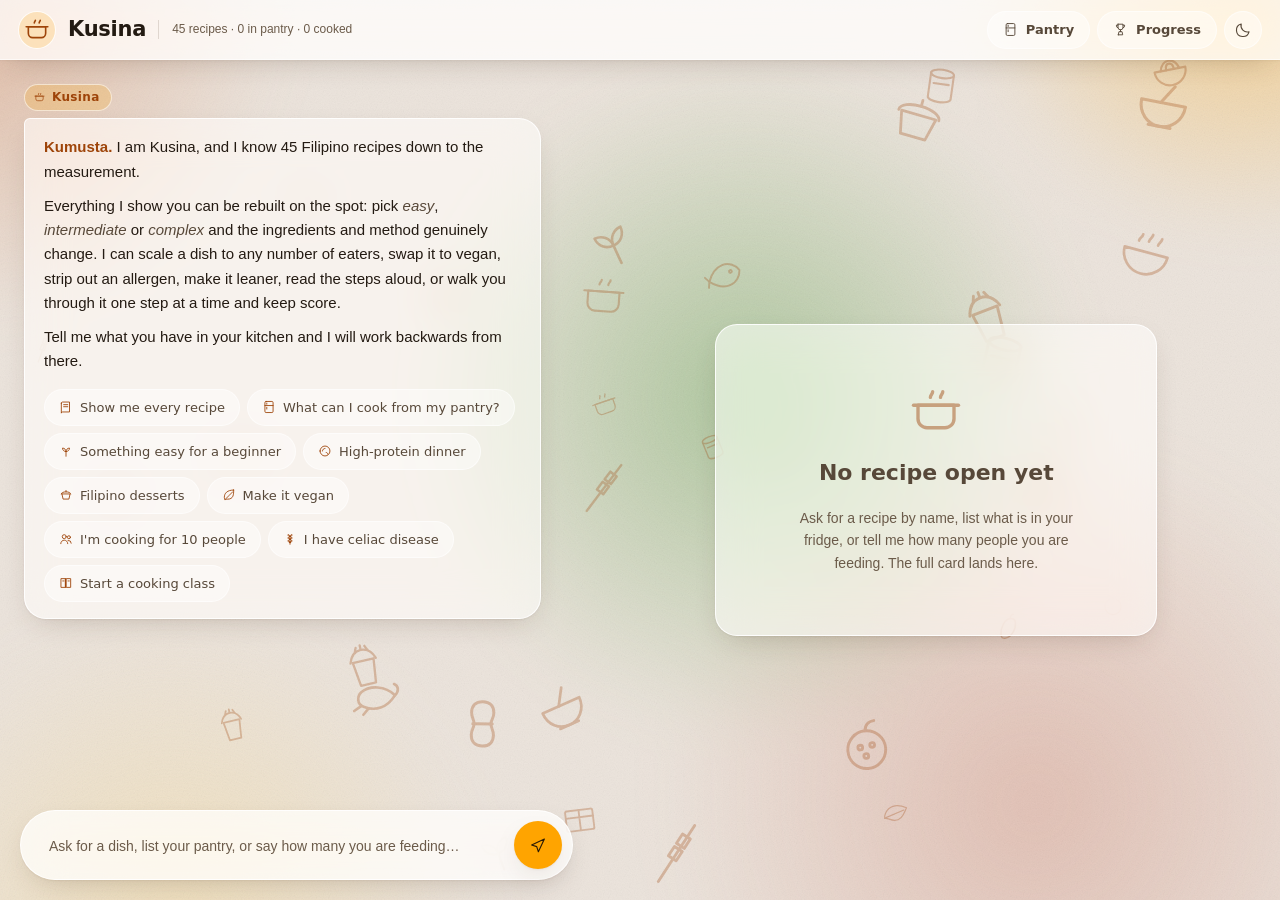
<file: open-locally.html>
<!doctype html>
<html lang="en">
<head>
<meta charset="utf-8">
<meta name="viewport" content="width=device-width, initial-scale=1">
<title>Kusina — Filipino Recipe Companion</title>
<meta name="description" content="A Filipino recipe chatbot with three difficulty levels, pantry matching, scaling, and a cooking class.">
</head>
<body>
<title>Kusina — Filipino Recipe Companion</title>
<link rel="stylesheet" href="styles.css">

<div class="field" id="field" aria-hidden="true"></div>

<div class="app">
  <header class="topbar">
    <div class="brand">
      <span class="brand__mark">
        <svg width="26" height="26" viewBox="0 0 24 24" fill="none" stroke="currentColor" stroke-width="1.5"
             stroke-linecap="round" stroke-linejoin="round" aria-hidden="true">
          <path d="M4 9h16v6a4 4 0 0 1-4 4H8a4 4 0 0 1-4-4V9z"/>
          <path d="M2 9h20"/>
          <path d="M9.5 5.5c0-1.2 1-1.4 1-2.5M14 5.5c0-1.2 1-1.4 1-2.5"/>
        </svg>
      </span>
      <span class="brand__name">Kusina</span>
      <span class="brand__tag" id="status">loading…</span>
    </div>

    <div class="topbar__actions">
      <button class="navbtn panel-close" type="button" id="recipeNav" hidden>
        <svg width="15" height="15" viewBox="0 0 24 24" fill="none" stroke="currentColor" stroke-width="1.5"
             stroke-linecap="round" stroke-linejoin="round" aria-hidden="true">
          <path d="M4 5.5a2 2 0 0 1 2-2h12v17H6a2 2 0 0 0-2 2v-17z"/><path d="M8 8h7M8 11.5h7"/>
        </svg>
        <span class="navbtn__label">Recipe</span>
      </button>

      <button class="navbtn" type="button" id="openPantry">
        <svg width="15" height="15" viewBox="0 0 24 24" fill="none" stroke="currentColor" stroke-width="1.5"
             stroke-linecap="round" stroke-linejoin="round" aria-hidden="true">
          <rect x="5" y="2.5" width="14" height="19" rx="2"/><path d="M5 9.5h14"/>
          <path d="M8.2 5.2v2M8.2 12.5v3"/>
        </svg>
        <span class="navbtn__label">Pantry</span>
        <span class="navbtn__count" id="pantryCount" hidden>0</span>
      </button>

      <button class="navbtn" type="button" id="openProgress">
        <svg width="15" height="15" viewBox="0 0 24 24" fill="none" stroke="currentColor" stroke-width="1.5"
             stroke-linecap="round" stroke-linejoin="round" aria-hidden="true">
          <path d="M8 3.5h8v5a4 4 0 0 1-8 0v-5z"/>
          <path d="M8 5H5.5v1.5A3 3 0 0 0 8 9.4M16 5h2.5v1.5A3 3 0 0 1 16 9.4"/>
          <path d="M12 12.5v3M8.5 20.5h7l-1-5h-5l-1 5z"/>
        </svg>
        <span class="navbtn__label">Progress</span>
        <span class="navbtn__count" id="progCount" hidden>0</span>
      </button>

      <button class="iconbtn" type="button" id="themeBtn" aria-label="Switch between light and dark"></button>
    </div>
  </header>

  <div class="main">
    <section class="chat" aria-label="Conversation">
      <div class="log" id="log" role="log" aria-live="polite" aria-atomic="false"></div>

      <form class="composer" id="composer">
        <textarea id="input" rows="1" autocomplete="off" aria-label="Message Kusina"
          placeholder="Ask for a dish, list your pantry, or say how many you are feeding…"></textarea>
        <button class="sendbtn" type="submit" aria-label="Send">
          <svg width="18" height="18" viewBox="0 0 24 24" fill="none" stroke="currentColor" stroke-width="1.5"
               stroke-linecap="round" stroke-linejoin="round" aria-hidden="true">
            <path d="M3.5 12l17-8-8 17-2.2-6.8L3.5 12z"/>
          </svg>
        </button>
      </form>
    </section>

    <aside class="panel" id="panel" aria-label="Recipe card"></aside>
  </div>
</div>

<!-- ============================ pantry ============================ -->
<div class="sheet" id="pantrySheet" hidden>
  <div class="sheet__card" role="dialog" aria-modal="true" aria-labelledby="pantryHeading">
    <div class="sheet__head">
      <svg width="20" height="20" viewBox="0 0 24 24" fill="none" stroke="currentColor" stroke-width="1.5"
           stroke-linecap="round" stroke-linejoin="round" aria-hidden="true">
        <rect x="5" y="2.5" width="14" height="19" rx="2"/><path d="M5 9.5h14"/>
        <path d="M8.2 5.2v2M8.2 12.5v3"/>
      </svg>
      <h2 id="pantryHeading">What is in your kitchen</h2>
      <button class="iconbtn" type="button" data-close="pantry" aria-label="Close">
        <svg width="18" height="18" viewBox="0 0 24 24" fill="none" stroke="currentColor" stroke-width="1.5"
             stroke-linecap="round" stroke-linejoin="round" aria-hidden="true"><path d="M6 6l12 12M18 6L6 18"/></svg>
      </button>
    </div>

    <div class="sheet__body">
      <p>List everything you have — one item per line, or separated by commas. I will rank all of them by how much of each one you can already cover, and name what is missing.</p>
      <p class="hint">Tagalog works: <em>toyo, bawang, baboy, gata, kamatis, suka, luya, sitaw</em>.</p>
      <textarea id="pantryText" spellcheck="false" aria-label="Pantry items, one per line"
        placeholder="chicken thighs&#10;soy sauce&#10;white vinegar&#10;garlic&#10;bay leaves&#10;peppercorns&#10;rice"></textarea>
      <div class="pantry-tags" id="pantryTags"></div>
    </div>

    <div class="sheet__foot">
      <button class="btn" type="button" data-close="pantry">Cancel</button>
      <button class="btn btn--primary" type="button" id="savePantry">Find my recipes</button>
    </div>
  </div>
</div>

<!-- =========================== progress =========================== -->
<div class="sheet" id="progressSheet" hidden>
  <div class="sheet__card" role="dialog" aria-modal="true" aria-labelledby="progHeading">
    <div class="sheet__head">
      <svg width="20" height="20" viewBox="0 0 24 24" fill="none" stroke="currentColor" stroke-width="1.5"
           stroke-linecap="round" stroke-linejoin="round" aria-hidden="true">
        <path d="M8 3.5h8v5a4 4 0 0 1-8 0v-5z"/>
        <path d="M8 5H5.5v1.5A3 3 0 0 0 8 9.4M16 5h2.5v1.5A3 3 0 0 1 16 9.4"/>
        <path d="M12 12.5v3M8.5 20.5h7l-1-5h-5l-1 5z"/>
      </svg>
      <h2 id="progHeading">Your cooking log</h2>
      <button class="iconbtn" type="button" data-close="progress" aria-label="Close">
        <svg width="18" height="18" viewBox="0 0 24 24" fill="none" stroke="currentColor" stroke-width="1.5"
             stroke-linecap="round" stroke-linejoin="round" aria-hidden="true"><path d="M6 6l12 12M18 6L6 18"/></svg>
      </button>
    </div>

    <div class="sheet__body" id="progBody"></div>

    <div class="sheet__foot">
      <button class="btn" type="button" id="clearProgress">Clear log</button>
      <button class="btn btn--primary" type="button" data-close="progress">Done</button>
    </div>
  </div>
</div>

<!-- ========================= cooking class ======================== -->
<div class="sheet" id="classSheet" hidden>
  <div class="sheet__card" role="dialog" aria-modal="true" aria-labelledby="classTitle">
    <div class="sheet__head">
      <svg width="20" height="20" viewBox="0 0 24 24" fill="none" stroke="currentColor" stroke-width="1.5"
           stroke-linecap="round" stroke-linejoin="round" aria-hidden="true">
        <path d="M4 4.5h7v15H4z"/><path d="M13 4.5h7v15h-7z"/><path d="M11 4.5v15"/>
        <path d="M6.4 8.5h2.2M15.4 8.5h2.2"/>
      </svg>
      <h2 id="classTitle">Cooking class</h2>
      <button class="iconbtn" type="button" data-close="class" aria-label="Close class">
        <svg width="18" height="18" viewBox="0 0 24 24" fill="none" stroke="currentColor" stroke-width="1.5"
             stroke-linecap="round" stroke-linejoin="round" aria-hidden="true"><path d="M6 6l12 12M18 6L6 18"/></svg>
      </button>
    </div>

    <div class="class__bar" id="classBar"></div>
    <div class="class__step" id="classStep"></div>
    <div class="class__foot" id="classFoot"></div>
  </div>
</div>

<script src="icons.js"></script>
<script src="recipes.js"></script>
<script src="app.js"></script>

</body>
</html>
</file>
<file: styles.css>
/* ==================================================================
   KUSINA — frosted kitchen glass

   Glassmorphism grounded in the subject: the backdrop is built from
   Filipino ingredient colours as soft light fields (calamansi, pandan,
   ube, annatto, dragonfruit), and the decorative food icons sit ON that
   backdrop — so every panel's backdrop-filter has real content to
   refract. The glass earns its blur instead of decorating with it.

   TYPE FLOOR: no font-size below 12px anywhere in this file.
   The scale below starts at 12px and nothing may go under it.
   ================================================================== */

:root {
  /* --- type scale: 12px floor, enforced ------------------------- */
  --fs-micro:  12px;   /* labels, badges, flags, meta — the floor */
  --fs-small:  13px;   /* chips, toggles, buttons */
  --fs-note:   14px;   /* secondary prose, ingredient notes */
  --fs-body:   15px;   /* instruction prose */
  --fs-lead:   16px;   /* blurbs */
  --fs-title:  17px;   /* result names, dialog headings */
  --fs-hero:   30px;   /* dish name */

  --display: ui-rounded, "SF Pro Rounded", "Hiragino Maru Gothic ProN",
             "Avenir Next", "Segoe UI Variable Display", "Segoe UI", system-ui, sans-serif;
  --body: -apple-system, BlinkMacSystemFont, "Segoe UI", Roboto, "Helvetica Neue", Arial, sans-serif;
  --mono: ui-monospace, "SF Mono", SFMono-Regular, "Cascadia Mono", Menlo, Consolas, monospace;

  /* --- day: cream ground, warm orange, forest green ------------ */
  --bg:         #ECE4DC;          /* the given cream / ivory          */
  --ink:        #231A12;
  --ink-2:      #574839;
  --ink-3:      #6B5B4A;

  /* the glass itself — white over cream reads as lit porcelain */
  --glass:      rgba(255, 255, 255, .58);
  --glass-2:    rgba(255, 255, 255, .76);
  --glass-3:    rgba(255, 255, 255, .42);
  --edge:       rgba(255, 255, 255, .88);
  --edge-2:     rgba(255, 255, 255, .58);
  --hairline:   rgba(70, 48, 26, .15);
  --blur:       blur(20px) saturate(160%);
  --blur-soft:  blur(12px) saturate(145%);

  --shade:      0 1px 2px rgba(60, 40, 20, .06),
                0 10px 30px -12px rgba(60, 40, 20, .26);
  --shade-lg:   0 2px 6px rgba(60, 40, 20, .08),
                0 32px 64px -24px rgba(60, 40, 20, .38);

  /* --- signal colours ------------------------------------------
     #FFA400 is bright: it reads beautifully as a FILL but only
     reaches 1.96:1 as text on a light ground. So the fill keeps the
     given orange and text weight uses the terracotta alternative.   */
  --orange:      #9E4409;   /* terracotta — orange at text weight     */
  --orange-fill: #FFA400;   /* the given warm orange, as a fill       */
  --on-orange:   #2B1B05;   /* dark ink on that fill (8.0:1)          */
  --orange-soft: rgba(255, 164, 0, .20);

  --green:       #1E5515;   /* the given forest green                 */
  --green-fill:  #1E5515;
  --on-green:    #FFFFFF;
  --green-soft:  rgba(30, 85, 21, .14);

  /* a third role is unavoidable: allergen warnings must not read as
     the primary. Brick tomato keeps it inside the kitchen palette.   */
  --tomato:      #A32B14;
  --tomato-fill: #A32B14;
  --on-tomato:   #FFFFFF;
  --tomato-soft: rgba(163, 43, 20, .13);

  --ok: var(--green);
  --warn: var(--orange);
  --crit: var(--tomato);

  /* backdrop light fields — a warm kitchen at midday */
  --f1: rgba(255, 164, 0, .42);    /* warm orange  */
  --f2: rgba(72, 150, 56, .40);    /* kelly green  */
  --f3: rgba(199, 95, 40, .34);    /* terracotta   */
  --f4: rgba(247, 214, 130, .38);  /* butter       */
  --f5: rgba(190, 70, 45, .24);    /* tomato       */

  --r-sm: 10px;
  --r:    16px;
  --r-lg: 22px;

  color-scheme: light;
}

/* --- night: the same kitchen after close ----------------------- */
@media (prefers-color-scheme: dark) {
  :root {
    --bg:        #1B140C;
    --ink:       #F5EDE2;
    --ink-2:     #CBBCA9;
    --ink-3:     #AD9C87;

    --glass:     rgba(255, 255, 255, .065);
    --glass-2:   rgba(255, 255, 255, .105);
    --glass-3:   rgba(255, 255, 255, .04);
    --edge:      rgba(255, 255, 255, .17);
    --edge-2:    rgba(255, 255, 255, .10);
    --hairline:  rgba(255, 255, 255, .11);
    --blur:      blur(22px) saturate(150%);
    --blur-soft: blur(13px) saturate(140%);

    --shade:     0 1px 2px rgba(0, 0, 0, .35), 0 12px 32px -14px rgba(0, 0, 0, .75);
    --shade-lg:  0 2px 8px rgba(0, 0, 0, .45), 0 36px 72px -26px rgba(0, 0, 0, .88);

    /* on a dark ground the given orange needs no darkening — it
       clears 8.6:1 as text, so here the fill and the ink agree      */
    --orange:      #FFA400;
    --orange-fill: #FFA400;
    --on-orange:   #2B1B05;
    --orange-soft: rgba(255, 164, 0, .17);

    --green:       #7FD36C;   /* forest green lifted to kelly for dark */
    --green-fill:  #7FD36C;
    --on-green:    #122009;
    --green-soft:  rgba(127, 211, 108, .16);

    --tomato:      #FF8A6E;
    --tomato-fill: #FF8A6E;
    --on-tomato:   #2A0D06;
    --tomato-soft: rgba(255, 138, 110, .16);

    --ok: var(--green); --warn: var(--orange); --crit: var(--tomato);

    --f1: rgba(255, 164, 0, .22);
    --f2: rgba(72, 150, 56, .26);
    --f3: rgba(199, 95, 40, .22);
    --f4: rgba(247, 214, 130, .16);
    --f5: rgba(190, 70, 45, .18);

    color-scheme: dark;
  }
}

/* the viewer's toggle must beat the media query in both directions */
:root[data-theme="dark"] {
  --bg: #1B140C; --ink: #F5EDE2; --ink-2: #CBBCA9; --ink-3: #AD9C87;
  --glass: rgba(255,255,255,.065); --glass-2: rgba(255,255,255,.105); --glass-3: rgba(255,255,255,.04);
  --edge: rgba(255,255,255,.17); --edge-2: rgba(255,255,255,.10); --hairline: rgba(255,255,255,.11);
  --blur: blur(22px) saturate(150%); --blur-soft: blur(13px) saturate(140%);
  --shade: 0 1px 2px rgba(0,0,0,.35), 0 12px 32px -14px rgba(0,0,0,.75);
  --shade-lg: 0 2px 8px rgba(0,0,0,.45), 0 36px 72px -26px rgba(0,0,0,.88);
  --orange: #FFA400; --orange-fill: #FFA400; --on-orange: #2B1B05; --orange-soft: rgba(255,164,0,.17);
  --green: #7FD36C; --green-fill: #7FD36C; --on-green: #122009; --green-soft: rgba(127,211,108,.16);
  --tomato: #FF8A6E; --tomato-fill: #FF8A6E; --on-tomato: #2A0D06; --tomato-soft: rgba(255,138,110,.16);
  --ok: #7FD36C; --warn: #FFA400; --crit: #FF8A6E;
  --f1: rgba(255,164,0,.22); --f2: rgba(72,150,56,.26); --f3: rgba(199,95,40,.22);
  --f4: rgba(247,214,130,.16); --f5: rgba(190,70,45,.18);
  color-scheme: dark;
}

:root[data-theme="light"] {
  --bg: #ECE4DC; --ink: #231A12; --ink-2: #574839; --ink-3: #6B5B4A;
  --glass: rgba(255,255,255,.58); --glass-2: rgba(255,255,255,.76); --glass-3: rgba(255,255,255,.42);
  --edge: rgba(255,255,255,.88); --edge-2: rgba(255,255,255,.58); --hairline: rgba(70,48,26,.15);
  --blur: blur(20px) saturate(160%); --blur-soft: blur(12px) saturate(145%);
  --shade: 0 1px 2px rgba(60,40,20,.06), 0 10px 30px -12px rgba(60,40,20,.26);
  --shade-lg: 0 2px 6px rgba(60,40,20,.08), 0 32px 64px -24px rgba(60,40,20,.38);
  --orange: #9E4409; --orange-fill: #FFA400; --on-orange: #2B1B05; --orange-soft: rgba(255,164,0,.20);
  --green: #1E5515; --green-fill: #1E5515; --on-green: #FFFFFF; --green-soft: rgba(30,85,21,.14);
  --tomato: #A32B14; --tomato-fill: #A32B14; --on-tomato: #FFFFFF; --tomato-soft: rgba(163,43,20,.13);
  --ok: #1E5515; --warn: #9E4409; --crit: #A32B14;
  --f1: rgba(255,164,0,.42); --f2: rgba(72,150,56,.40); --f3: rgba(199,95,40,.34);
  --f4: rgba(247,214,130,.38); --f5: rgba(190,70,45,.24);
  color-scheme: light;
}

* { box-sizing: border-box; }

body {
  margin: 0;
  background: var(--bg);
  color: var(--ink);
  font-family: var(--body);
  font-size: var(--fs-body);
  line-height: 1.62;
  -webkit-font-smoothing: antialiased;
  overflow-x: hidden;
}

/* the light fields the glass refracts */
body::before {
  content: "";
  position: fixed;
  inset: -20%;
  z-index: 0;
  pointer-events: none;
  background:
    radial-gradient(42vw 42vw at 12% 14%, var(--f3), transparent 62%),
    radial-gradient(38vw 38vw at 84% 10%, var(--f1), transparent 60%),
    radial-gradient(46vw 46vw at 72% 78%, var(--f5), transparent 64%),
    radial-gradient(40vw 40vw at 24% 88%, var(--f4), transparent 62%),
    radial-gradient(44vw 44vw at 56% 46%, var(--f2), transparent 60%);
  filter: blur(30px);
}

/* a whisper of grain — stops the gradients banding under the blur */
body::after {
  content: "";
  position: fixed;
  inset: 0;
  z-index: 0;
  pointer-events: none;
  opacity: .3;
  background-image: url("data:image/svg+xml,%3Csvg xmlns='http://www.w3.org/2000/svg' width='140' height='140'%3E%3Cfilter id='n'%3E%3CfeTurbulence type='fractalNoise' baseFrequency='.85' numOctaves='3'/%3E%3CfeColorMatrix type='saturate' values='0'/%3E%3C/filter%3E%3Crect width='140' height='140' filter='url(%23n)' opacity='.38'/%3E%3C/svg%3E");
}

button, input, textarea, select { font: inherit; color: inherit; }

/* tabindex="-1" is a programmatic focus target, not a keyboard stop:
   give it no ring of our own, and suppress the UA's default one too */
:is(button, a, input, textarea, [tabindex]):not([tabindex="-1"]):focus-visible {
  outline: 2px solid var(--orange);
  outline-offset: 2px;
  border-radius: var(--r-sm);
}
[tabindex="-1"]:focus { outline: none; }

/* ---- decorative food icons: they live on the backdrop, so the
        panels above genuinely have something to frost ------------ */
.field {
  position: fixed;
  inset: 0;
  pointer-events: none;
  z-index: 0;
  color: var(--orange);
  opacity: .3;
}
.field svg { position: absolute; }

@media (prefers-color-scheme: dark) { .field { opacity: .26; } }
:root[data-theme="dark"] .field { opacity: .26; }
:root[data-theme="light"] .field { opacity: .3; }

/* ================================================================
   SHELL
   ================================================================ */
.app {
  position: relative;
  z-index: 1;
  display: grid;
  grid-template-rows: auto 1fr;
  height: 100vh;
  height: 100dvh;
  min-width: 0;
  max-width: 100%;
}

.topbar {
  display: flex;
  align-items: center;
  gap: 14px;
  padding: 0 18px;
  min-height: 60px;
  background: var(--glass-2);
  -webkit-backdrop-filter: var(--blur);
  backdrop-filter: var(--blur);
  border-bottom: 1px solid var(--edge-2);
  box-shadow: var(--shade);
  position: relative;
  z-index: 3;
}

.brand { display: flex; align-items: center; gap: 12px; margin-right: auto; min-width: 0; overflow: hidden; }

.brand__mark {
  display: grid;
  place-items: center;
  width: 38px; height: 38px;
  flex: none;
  border-radius: 50%;
  background: var(--orange-soft);
  border: 1px solid var(--edge);
  color: var(--orange);
}

.brand__name {
  font-family: var(--display);
  font-size: 21px;
  font-weight: 700;
  letter-spacing: -.012em;
  line-height: 1;
  white-space: nowrap;
}

.brand__tag {
  font-size: var(--fs-micro);
  color: var(--ink-3);
  white-space: nowrap;
  padding-left: 13px;
  border-left: 1px solid var(--hairline);
}

.topbar__actions { display: flex; align-items: center; gap: 7px; }

.iconbtn {
  display: grid;
  place-items: center;
  width: 38px; height: 38px;
  padding: 0;
  border: 1px solid var(--edge-2);
  border-radius: 50%;
  background: var(--glass-3);
  color: var(--ink-2);
  cursor: pointer;
  transition: background .18s, color .18s, border-color .18s, transform .18s;
}
.iconbtn:hover { background: var(--glass-2); color: var(--orange); border-color: var(--edge); transform: translateY(-1px); }
.iconbtn[aria-pressed="true"] { background: var(--orange-fill); border-color: transparent; color: var(--on-orange); }

.navbtn {
  display: inline-flex;
  align-items: center;
  gap: 8px;
  height: 38px;
  padding: 0 15px;
  border: 1px solid var(--edge-2);
  border-radius: 999px;
  background: var(--glass-3);
  color: var(--ink-2);
  font-family: var(--display);
  font-size: var(--fs-small);
  font-weight: 600;
  cursor: pointer;
  transition: background .18s, color .18s, border-color .18s, transform .18s;
}
.navbtn:hover { background: var(--glass-2); color: var(--orange); border-color: var(--edge); transform: translateY(-1px); }
.navbtn[aria-pressed="true"] { background: var(--orange-fill); border-color: transparent; color: var(--on-orange); }

.navbtn__count {
  font-family: var(--mono);
  font-size: var(--fs-micro);
  font-weight: 700;
  padding: 1px 7px;
  border-radius: 999px;
  background: var(--green-fill);
  color: var(--on-green);
}

.main {
  display: grid;
  grid-template-columns: minmax(0, 1fr) minmax(0, 1.16fr);
  min-height: 0;
  min-width: 0;
}

/* ================================================================
   CONVERSATION
   ================================================================ */
.chat {
  display: grid;
  grid-template-rows: 1fr auto;
  min-height: 0;
  min-width: 0;
}

.log {
  overflow-y: auto;
  padding: 24px 24px 12px;
  display: flex;
  flex-direction: column;
  gap: 18px;
  scroll-behavior: smooth;
}

.msg { max-width: 62ch; display: block; }
.msg--me { margin-left: auto; display: flex; flex-direction: column; align-items: flex-end; }

.msg__av {
  display: inline-flex;
  align-items: center;
  gap: 7px;
  margin-bottom: 7px;
  padding: 3px 11px 3px 9px;
  border-radius: 999px;
  background: var(--orange-soft);
  border: 1px solid var(--edge-2);
  color: var(--orange);
  font-family: var(--display);
  font-size: var(--fs-micro);
  font-weight: 700;
  letter-spacing: .03em;
}
.msg--me .msg__av { background: var(--green-soft); color: var(--green); margin-left: auto; }

.msg__body {
  padding: 16px 19px;
  border-radius: var(--r-lg);
  background: var(--glass);
  -webkit-backdrop-filter: var(--blur);
  backdrop-filter: var(--blur);
  border: 1px solid var(--edge);
  box-shadow: var(--shade);
}
.msg--me .msg__body { background: var(--glass-2); border-top-right-radius: 6px; }
.msg--bot .msg__body { border-top-left-radius: 6px; }
.msg__body > :first-child { margin-top: 0; }
.msg__body > :last-child { margin-bottom: 0; }
.msg__body p { margin: 0 0 .65em; }
.msg__body strong { color: var(--orange); font-weight: 700; }
.msg--me .msg__body strong { color: var(--green); }
.msg__body em { color: var(--ink-2); font-style: italic; }

.msg__body h4 {
  margin: 1.35em 0 .5em;
  font-family: var(--display);
  font-size: var(--fs-small);
  font-weight: 700;
  letter-spacing: .05em;
  text-transform: uppercase;
  color: var(--orange);
}

.hint { font-size: var(--fs-micro); color: var(--ink-3); }

/* ---- suggestion chips ------------------------------------------ */
.chips { display: flex; flex-wrap: wrap; gap: 7px; margin-top: 15px; }

.chip {
  display: inline-flex;
  align-items: center;
  gap: 7px;
  padding: 7px 14px;
  border: 1px solid var(--edge-2);
  border-radius: 999px;
  background: var(--glass-3);
  color: var(--ink-2);
  font-family: var(--display);
  font-size: var(--fs-small);
  font-weight: 500;
  text-align: left;
  cursor: pointer;
  transition: background .18s, color .18s, border-color .18s, transform .18s;
}
.chip:hover { background: var(--orange-fill); border-color: transparent; color: var(--on-orange); transform: translateY(-1px); }
.chip__ic { color: var(--orange); display: grid; place-items: center; }
.chip:hover .chip__ic { color: var(--on-orange); }

/* ---- result cards ----------------------------------------------- */
.hits { display: flex; flex-direction: column; gap: 8px; margin-top: 15px; }

.hit {
  display: grid;
  grid-template-columns: 40px 1fr auto;
  align-items: center;
  gap: 14px;
  width: 100%;
  padding: 12px 14px;
  border: 1px solid var(--edge-2);
  border-radius: var(--r);
  background: var(--glass-3);
  text-align: left;
  cursor: pointer;
  transition: background .18s, border-color .18s, transform .18s, box-shadow .18s;
}
.hit:hover { background: var(--glass-2); border-color: var(--edge); transform: translateY(-2px); box-shadow: var(--shade); }

.hit__ic {
  display: grid;
  place-items: center;
  width: 40px; height: 40px;
  border-radius: 50%;
  background: var(--orange-soft);
  color: var(--orange);
}
.hit[data-cat="dessert"] .hit__ic, .hit[data-cat="snack"] .hit__ic { background: var(--tomato-soft); color: var(--tomato); }
.hit[data-cat="veg"] .hit__ic { background: var(--green-soft); color: var(--green); }
.hit[data-cat="soup"] .hit__ic, .hit[data-cat="noodle"] .hit__ic { background: var(--orange-soft); color: var(--orange); }

.hit__name {
  display: block;
  font-family: var(--display);
  font-size: var(--fs-title);
  font-weight: 650;
  letter-spacing: -.01em;
  line-height: 1.3;
}
.hit__sub { display: block; font-size: var(--fs-micro); color: var(--ink-3); }

.hit__score {
  font-family: var(--mono);
  font-size: var(--fs-micro);
  font-weight: 600;
  font-variant-numeric: tabular-nums;
  padding: 5px 10px;
  border-radius: 999px;
  background: var(--glass-2);
  border: 1px solid var(--edge-2);
  color: var(--ink-2);
  white-space: nowrap;
}
.hit__score[data-tone="high"] { background: var(--green-soft); border-color: transparent; color: var(--green); }
.hit__score[data-tone="mid"]  { background: var(--orange-soft); border-color: transparent; color: var(--orange); }

/* ---- composer ---------------------------------------------------- */
.composer {
  display: grid;
  grid-template-columns: 1fr auto;
  gap: 10px;
  align-items: end;
  margin: 10px 20px 20px;
  padding: 10px;
  border-radius: 999px;
  background: var(--glass-2);
  -webkit-backdrop-filter: var(--blur);
  backdrop-filter: var(--blur);
  border: 1px solid var(--edge);
  box-shadow: var(--shade);
}

.composer textarea {
  width: 100%;
  min-height: 44px;
  max-height: 150px;
  padding: 11px 18px;
  border: 0;
  border-radius: var(--r-lg);
  background: transparent;
  font-size: var(--fs-note);
  resize: none;
  line-height: 1.5;
  transition: border-color .18s, box-shadow .18s;
}
.composer textarea:focus { outline: none; }
.composer:focus-within { border-color: var(--orange); box-shadow: 0 0 0 4px var(--orange-soft); }
.composer textarea::placeholder { color: var(--ink-3); }

.sendbtn {
  display: grid;
  place-items: center;
  width: 48px; height: 48px;
  border: 1px solid transparent;
  border-radius: 50%;
  background: var(--orange-fill);
  color: var(--on-orange);
  cursor: pointer;
  box-shadow: var(--shade);
  transition: transform .18s, box-shadow .18s;
}
.sendbtn:hover { transform: translateY(-2px) scale(1.04); box-shadow: var(--shade-lg); }

/* ================================================================
   RECIPE PANEL
   ================================================================ */
.panel { overflow-y: auto; min-height: 0; min-width: 0; background: transparent; }

.panel__empty {
  display: grid;
  place-content: center;
  justify-items: center;
  align-content: center;
  gap: 16px;
  height: 100%;
  padding: 40px;
  text-align: center;
  color: var(--ink-3);
}
.panel__empty > * { position: relative; z-index: 1; }
/* a frosted plate behind the message so the icons read as texture
   underneath it rather than as noise through the words */
.panel__empty::before {
  content: "";
  position: absolute;
  left: 50%; top: 50%;
  width: min(440px, 76%); height: 310px;
  transform: translate(-50%, -50%);
  border-radius: var(--r-lg);
  background: var(--glass);
  -webkit-backdrop-filter: var(--blur);
  backdrop-filter: var(--blur);
  border: 1px solid var(--edge);
  box-shadow: var(--shade);
}
.panel { position: relative; }
.panel__empty svg { color: var(--orange); opacity: .45; }
.panel__empty h2 {
  margin: 0;
  font-family: var(--display);
  font-size: 22px;
  font-weight: 700;
  color: var(--ink-2);
}
.panel__empty p { margin: 0; max-width: 36ch; font-size: var(--fs-note); }

.card { padding: 22px 24px 64px; max-width: 720px; }

/* --- header plate ------------------------------------------------ */
.card__head {
  display: flex;
  align-items: flex-start;
  gap: 16px;
  padding: 22px;
  border-radius: var(--r-lg);
  background: var(--glass-2);
  -webkit-backdrop-filter: var(--blur);
  backdrop-filter: var(--blur);
  border: 1px solid var(--edge);
  box-shadow: var(--shade);
}

.card__ic {
  flex: none;
  display: grid;
  place-items: center;
  width: 56px; height: 56px;
  border-radius: 50%;
  background: var(--orange-soft);
  border: 1px solid var(--edge);
  color: var(--orange);
}
.card[data-cat="dessert"] .card__ic, .card[data-cat="snack"] .card__ic { background: var(--tomato-soft); color: var(--tomato); }
.card[data-cat="veg"] .card__ic { background: var(--green-soft); color: var(--green); }
.card[data-cat="soup"] .card__ic, .card[data-cat="noodle"] .card__ic { background: var(--orange-soft); color: var(--orange); }

.card__titles { flex: 1; min-width: 0; }
.card__eyebrow {
  font-size: var(--fs-micro);
  font-weight: 600;
  letter-spacing: .06em;
  text-transform: uppercase;
  color: var(--orange);
}

.card__name {
  margin: 5px 0 3px;
  font-family: var(--display);
  font-size: var(--fs-hero);
  font-weight: 700;
  line-height: 1.08;
  letter-spacing: -.022em;
  text-wrap: balance;
}

.card__aka { font-size: var(--fs-note); font-style: italic; color: var(--ink-3); }
.card__blurb { margin: 14px 0 0; max-width: 58ch; color: var(--ink-2); font-size: var(--fs-lead); }

.note {
  display: flex;
  gap: 11px;
  margin-top: 15px;
  padding: 13px 15px;
  border-radius: var(--r);
  background: var(--orange-soft);
  border: 1px solid var(--edge-2);
  font-size: var(--fs-micro);
  line-height: 1.6;
  color: var(--ink-2);
}
.note svg { flex: none; color: var(--orange); }

/* --- sections ----------------------------------------------------- */
.sect {
  margin-top: 16px;
  padding: 20px 22px;
  border-radius: var(--r-lg);
  background: var(--glass);
  -webkit-backdrop-filter: var(--blur);
  backdrop-filter: var(--blur);
  border: 1px solid var(--edge);
  box-shadow: var(--shade);
}

.sect__head {
  display: flex;
  align-items: center;
  gap: 11px;
  padding-bottom: 12px;
  border-bottom: 1px solid var(--hairline);
}
.sect__head svg { color: var(--orange); flex: none; }
.sect__title {
  font-family: var(--display);
  font-size: var(--fs-small);
  font-weight: 700;
  letter-spacing: .07em;
  text-transform: uppercase;
}
.sect__meta { margin-left: auto; font-size: var(--fs-micro); color: var(--ink-3); }

/* --- difficulty --------------------------------------------------- */
.seals { display: grid; grid-template-columns: repeat(3, 1fr); gap: 9px; margin-top: 16px; }

.seal {
  display: flex;
  flex-direction: column;
  padding: 14px;
  border: 1px solid var(--edge-2);
  border-radius: var(--r);
  background: var(--glass-3);
  text-align: left;
  cursor: pointer;
  transition: background .18s, border-color .18s, transform .18s, box-shadow .18s;
}
.seal:hover { background: var(--glass-2); border-color: var(--edge); transform: translateY(-2px); }
.seal[aria-pressed="true"] {
  background: var(--orange-soft);
  border-color: var(--orange);
  box-shadow: 0 0 0 3px var(--orange-soft);
}

.seal__dots { display: flex; gap: 4px; margin-bottom: 11px; }
.seal__dots i {
  width: 20px; height: 6px;
  border-radius: 999px;
  background: var(--orange);
  opacity: .22;
}
.seal__dots i[data-on="1"] { opacity: 1; }

.seal__name {
  margin-bottom: 4px;
  font-family: var(--display);
  font-size: var(--fs-note);
  font-weight: 700;
}
.seal[aria-pressed="true"] .seal__name { color: var(--orange); }
.seal__time { margin-top: auto; font-family: var(--mono); font-size: var(--fs-micro); color: var(--ink-3); font-variant-numeric: tabular-nums; }

.tier-about {
  margin: 14px 0 0;
  padding: 14px 16px;
  border-radius: var(--r);
  background: var(--glass-3);
  border: 1px solid var(--edge-2);
  border-left: 3px solid var(--orange);
  font-size: var(--fs-note);
  color: var(--ink-2);
}

/* --- controls ------------------------------------------------------ */
.controls { display: grid; gap: 18px; margin-top: 16px; }

.ctl { display: grid; gap: 9px; }
.ctl__label {
  display: flex;
  align-items: center;
  gap: 8px;
  font-size: var(--fs-micro);
  font-weight: 600;
  letter-spacing: .05em;
  text-transform: uppercase;
  color: var(--ink-3);
}
.ctl__label svg { color: var(--ink-3); }
.ctl__val {
  margin-left: auto;
  font-family: var(--mono);
  font-size: var(--fs-micro);
  color: var(--orange);
  font-variant-numeric: tabular-nums;
  text-transform: none;
  letter-spacing: 0;
}

.stepper {
  display: flex;
  align-items: center;
  width: fit-content;
  border: 1px solid var(--edge);
  border-radius: 999px;
  background: var(--glass-2);
  overflow: hidden;
}
.stepper button {
  width: 40px; height: 38px;
  border: 0;
  background: transparent;
  color: var(--ink-2);
  font-size: 18px;
  line-height: 1;
  cursor: pointer;
  transition: background .18s, color .18s;
}
.stepper button:hover { background: var(--orange-fill); color: var(--on-orange); }
.stepper output {
  min-width: 62px;
  padding: 0 8px;
  border-inline: 1px solid var(--hairline);
  color: var(--orange);
  font-family: var(--mono);
  font-size: var(--fs-note);
  font-weight: 700;
  font-variant-numeric: tabular-nums;
  text-align: center;
  line-height: 38px;
}

.toggles { display: flex; flex-wrap: wrap; gap: 7px; }

.tog {
  display: inline-flex;
  align-items: center;
  gap: 7px;
  padding: 7px 13px;
  border: 1px solid var(--edge-2);
  border-radius: 999px;
  background: var(--glass-3);
  color: var(--ink-2);
  font-family: var(--display);
  font-size: var(--fs-small);
  font-weight: 500;
  cursor: pointer;
  transition: background .18s, color .18s, border-color .18s, transform .18s;
}
.tog:hover { background: var(--glass-2); border-color: var(--edge); transform: translateY(-1px); }
.tog svg { color: var(--ink-3); }

.tog[aria-pressed="true"] { background: var(--green-fill); border-color: transparent; color: var(--on-green); }
.tog[aria-pressed="true"] svg { color: var(--on-green); }
.tog[data-kind="allergen"][aria-pressed="true"] { background: var(--tomato-fill); color: var(--on-tomato); }
.tog[data-kind="allergen"][aria-pressed="true"] svg { color: var(--on-tomato); }

/* --- nutrition ------------------------------------------------------ */
.nutr { display: grid; grid-template-columns: repeat(4, 1fr); gap: 9px; margin-top: 16px; }

.nutr__cell {
  padding: 14px;
  border-radius: var(--r);
  background: var(--glass-3);
  border: 1px solid var(--edge-2);
}
.nutr__k {
  font-size: var(--fs-micro);
  font-weight: 600;
  letter-spacing: .05em;
  text-transform: uppercase;
  color: var(--ink-3);
}
.nutr__v {
  font-family: var(--display);
  font-size: 26px;
  font-weight: 700;
  font-variant-numeric: tabular-nums;
  line-height: 1.25;
  letter-spacing: -.02em;
}
.nutr__u { font-size: var(--fs-micro); color: var(--ink-3); }
.nutr__cell[data-key="protein"] .nutr__v { color: var(--green); }
.nutr__cell[data-key="calories"] .nutr__v { color: var(--orange); }

.nutr-total {
  margin-top: 11px;
  font-family: var(--mono);
  font-size: var(--fs-micro);
  color: var(--ink-3);
  font-variant-numeric: tabular-nums;
}

/* --- ingredients ----------------------------------------------------- */
.ings { margin: 16px 0 0; padding: 0; list-style: none; }

.ing {
  display: grid;
  grid-template-columns: 6.6em 1fr;
  gap: 0 14px;
  align-items: baseline;
  padding: 10px;
  border-radius: var(--r-sm);
  border-bottom: 1px solid var(--hairline);
}
.ing:last-child { border-bottom: 0; }

.ing__q {
  font-family: var(--mono);
  /* Larger than the row around it: vulgar fractions (⅔, ¾) draw well
     below their em size, and the quantity is the one number a cook
     has to read across a worktop. */
  font-size: 16px;
  font-weight: 700;
  font-variant-numeric: tabular-nums;
  color: var(--orange);
  text-align: right;
  white-space: nowrap;
}
.ing__n { min-width: 0; }
.ing__note { color: var(--ink-3); font-size: var(--fs-note); }

.ing--added { background: var(--green-soft); }
.ing--added .ing__q { color: var(--green); }
.ing--added .ing__n::after {
  content: "added";
  margin-left: 9px;
  padding: 2px 9px;
  border-radius: 999px;
  background: var(--green-fill);
  color: var(--on-green);
  font-size: var(--fs-micro);
  font-weight: 600;
  vertical-align: 1px;
}

.ing--sub { background: var(--tomato-soft); }
.ing__sub {
  display: block;
  margin-top: 5px;
  padding-left: 13px;
  border-left: 3px solid var(--tomato);
  font-size: var(--fs-note);
  color: var(--ink-2);
}
.ing__sub b { color: var(--tomato); font-weight: 700; }

.ing--cut .ing__n { text-decoration: line-through; color: var(--ink-3); }
.ing--cut .ing__q { color: var(--ink-3); text-decoration: line-through; }

.ing__flag {
  margin-left: 9px;
  padding: 2px 9px;
  border-radius: 999px;
  background: var(--tomato-fill);
  color: var(--on-tomato);
  font-size: var(--fs-micro);
  font-weight: 600;
  white-space: nowrap;
}

.have {
  margin-left: 9px;
  padding: 2px 9px;
  border-radius: 999px;
  background: var(--green-fill);
  color: var(--on-green);
  font-size: var(--fs-micro);
  font-weight: 600;
}

/* --- method ----------------------------------------------------------- */
.steps { margin: 16px 0 0; padding: 0; list-style: none; display: flex; flex-direction: column; gap: 4px; }

.step {
  display: grid;
  grid-template-columns: 42px 1fr;
  gap: 15px;
  padding: 16px 0;
  border-bottom: 1px solid var(--hairline);
}
.step:last-child { border-bottom: 0; }

.step__gutter { display: flex; flex-direction: column; align-items: center; gap: 8px; }
.step__no {
  font-family: var(--mono);
  font-size: var(--fs-micro);
  font-weight: 700;
  font-variant-numeric: tabular-nums;
  color: var(--ink-3);
}
.step__ic {
  display: grid;
  place-items: center;
  width: 42px; height: 42px;
  border-radius: 50%;
  background: var(--glass-2);
  border: 1px solid var(--edge-2);
  color: var(--orange);
}
.step__main { min-width: 0; }
.step__t { margin: 0; font-size: var(--fs-body); }

.step__look {
  display: flex;
  gap: 11px;
  margin-top: 12px;
  padding: 12px 14px;
  border-radius: var(--r);
  background: var(--orange-soft);
  border: 1px solid var(--edge-2);
  font-size: var(--fs-note);
  color: var(--ink-2);
}
.step__look svg { flex: none; color: var(--orange); }
.step__look b {
  display: block;
  margin-bottom: 2px;
  color: var(--orange);
  font-size: var(--fs-micro);
  font-weight: 700;
  letter-spacing: .05em;
  text-transform: uppercase;
}

.step__row { display: flex; align-items: center; gap: 9px; margin-top: 12px; flex-wrap: wrap; }

.minibtn {
  display: inline-flex;
  align-items: center;
  gap: 7px;
  padding: 7px 13px;
  border: 1px solid var(--edge-2);
  border-radius: 999px;
  background: var(--glass-3);
  color: var(--ink-2);
  font-family: var(--display);
  font-size: var(--fs-small);
  font-weight: 500;
  cursor: pointer;
  transition: background .18s, color .18s, border-color .18s, transform .18s;
}
.minibtn:hover { background: var(--orange-fill); border-color: transparent; color: var(--on-orange); transform: translateY(-1px); }
.minibtn:hover svg { color: var(--on-orange); }
.minibtn[aria-pressed="true"] { background: var(--orange-fill); border-color: transparent; color: var(--on-orange); }

.timechip {
  font-family: var(--mono);
  font-size: var(--fs-micro);
  font-weight: 600;
  font-variant-numeric: tabular-nums;
  padding: 6px 11px;
  border-radius: 999px;
  background: var(--orange-soft);
  color: var(--orange);
}

.src {
  margin-top: 16px;
  padding: 16px 22px;
  border-radius: var(--r-lg);
  background: var(--glass-3);
  border: 1px solid var(--edge-2);
  font-size: var(--fs-micro);
  line-height: 1.75;
  color: var(--ink-3);
}
.src a { color: var(--orange); text-underline-offset: 3px; }

/* ================================================================
   DIALOGS
   ================================================================ */
.sheet {
  position: fixed;
  inset: 0;
  z-index: 40;
  display: grid;
  place-items: start center;
  padding: 5vh 18px;
  background: rgba(48, 32, 18, .40);
  -webkit-backdrop-filter: blur(6px);
  backdrop-filter: blur(6px);
  overflow-y: auto;
}
.sheet[hidden] { display: none; }

.sheet__card {
  width: 100%;
  max-width: 640px;
  border-radius: var(--r-lg);
  background: var(--glass-2);
  -webkit-backdrop-filter: var(--blur);
  backdrop-filter: var(--blur);
  border: 1px solid var(--edge);
  box-shadow: var(--shade-lg);
  animation: rise .24s cubic-bezier(.2, .7, .3, 1);
  overflow: hidden;
}

@keyframes rise { from { opacity: 0; transform: translateY(14px) scale(.985); } to { opacity: 1; transform: none; } }

@media (prefers-reduced-motion: reduce) {
  *, *::before, *::after { animation-duration: .01ms !important; transition-duration: .01ms !important; }
  .log { scroll-behavior: auto; }
}

.sheet__head {
  display: flex;
  align-items: center;
  gap: 12px;
  padding: 18px 20px;
  border-bottom: 1px solid var(--hairline);
}
.sheet__head svg { color: var(--orange); flex: none; }
.sheet__head h2 {
  margin: 0;
  font-family: var(--display);
  font-size: var(--fs-title);
  font-weight: 700;
  letter-spacing: -.01em;
}
.sheet__head .iconbtn { margin-left: auto; }
.sheet__body { padding: 22px 20px; }
.sheet__body > p:first-child { margin-top: 0; }
.sheet__foot {
  display: flex;
  gap: 9px;
  justify-content: flex-end;
  padding: 16px 20px;
  border-top: 1px solid var(--hairline);
}

.btn {
  display: inline-flex;
  align-items: center;
  gap: 8px;
  padding: 11px 19px;
  border: 1px solid var(--edge-2);
  border-radius: 999px;
  background: var(--glass-3);
  color: var(--ink);
  font-family: var(--display);
  font-size: var(--fs-small);
  font-weight: 600;
  cursor: pointer;
  transition: background .18s, color .18s, border-color .18s, transform .18s;
}
.btn:hover { background: var(--glass-2); border-color: var(--edge); transform: translateY(-1px); }
.btn--primary { background: var(--orange-fill); border-color: transparent; color: var(--on-orange); box-shadow: var(--shade); }
.btn--primary:hover { background: var(--orange-fill); color: var(--on-orange); box-shadow: var(--shade-lg); }
.btn[disabled] { opacity: .4; cursor: not-allowed; transform: none; }

.sheet textarea {
  width: 100%;
  min-height: 165px;
  padding: 14px 16px;
  border: 1px solid var(--edge);
  border-radius: var(--r);
  background: var(--glass-2);
  font-family: var(--mono);
  font-size: var(--fs-note);
  line-height: 1.85;
  resize: vertical;
}
.sheet textarea:focus { border-color: var(--orange); box-shadow: 0 0 0 4px var(--orange-soft); outline: none; }
.sheet textarea::placeholder { color: var(--ink-3); }

.pantry-tags { display: flex; flex-wrap: wrap; gap: 6px; margin-top: 14px; }
.ptag {
  display: inline-flex;
  align-items: center;
  gap: 5px;
  padding: 4px 6px 4px 12px;
  border-radius: 999px;
  background: var(--green-soft);
  border: 1px solid var(--edge-2);
  color: var(--green);
  font-size: var(--fs-micro);
  font-weight: 600;
}
.ptag button { border: 0; background: none; color: inherit; cursor: pointer; line-height: 1; padding: 3px; opacity: .6; border-radius: 50%; }
.ptag button:hover { opacity: 1; }

/* --- progress --------------------------------------------------------- */
.prog-grid { display: grid; grid-template-columns: repeat(3, 1fr); gap: 10px; }

.prog-tile {
  padding: 16px;
  border-radius: var(--r);
  background: var(--orange-soft);
  border: 1px solid var(--edge-2);
}
.prog-tile[data-k="dessert"] { background: var(--tomato-soft); }
.prog-tile[data-k="snack"] { background: var(--green-soft); }
.prog-tile__v {
  font-family: var(--display);
  font-size: 32px;
  font-weight: 700;
  font-variant-numeric: tabular-nums;
  line-height: 1.05;
  letter-spacing: -.03em;
  color: var(--orange);
}
.prog-tile[data-k="dessert"] .prog-tile__v { color: var(--tomato); }
.prog-tile[data-k="snack"] .prog-tile__v { color: var(--green); }
.prog-tile__k {
  font-size: var(--fs-micro);
  font-weight: 600;
  letter-spacing: .04em;
  text-transform: uppercase;
  color: var(--ink-3);
}

.meter { height: 7px; margin-top: 12px; border-radius: 999px; background: var(--glass-3); overflow: hidden; }
.meter > i { display: block; height: 100%; border-radius: 999px; background: var(--orange); }
.prog-tile[data-k="dessert"] .meter > i { background: var(--tomato); }
.prog-tile[data-k="snack"] .meter > i { background: var(--green); }

.subhead {
  margin: 24px 0 0;
  font-family: var(--display);
  font-size: var(--fs-small);
  font-weight: 700;
  letter-spacing: .06em;
  text-transform: uppercase;
  color: var(--orange);
}

.done-list { margin: 14px 0 0; padding: 0; list-style: none; display: flex; flex-direction: column; }
.done-row {
  display: grid;
  grid-template-columns: 22px 1fr auto auto;
  align-items: center;
  gap: 12px;
  padding: 11px 2px;
  border-bottom: 1px solid var(--hairline);
  font-size: var(--fs-note);
}
.done-row svg { color: var(--green); }
.done-row__when { font-family: var(--mono); font-size: var(--fs-micro); color: var(--ink-3); font-variant-numeric: tabular-nums; }
.done-row__tier {
  font-size: var(--fs-micro);
  font-weight: 600;
  padding: 3px 10px;
  border-radius: 999px;
  background: var(--glass-3);
  border: 1px solid var(--edge-2);
  color: var(--ink-2);
}

.badges { display: flex; flex-wrap: wrap; gap: 7px; margin-top: 14px; }
.badge {
  display: inline-flex;
  align-items: center;
  gap: 8px;
  padding: 8px 14px;
  border-radius: 999px;
  background: var(--orange-soft);
  border: 1px solid var(--edge-2);
  color: var(--orange);
  font-family: var(--display);
  font-size: var(--fs-small);
  font-weight: 600;
}
.badge[data-locked="1"] { background: var(--glass-3); color: var(--ink-3); opacity: .7; }

/* --- cooking class ------------------------------------------------------ */
.class__bar { display: flex; align-items: center; gap: 14px; padding: 16px 20px; border-bottom: 1px solid var(--hairline); }
.class__bar .meter { flex: 1; margin: 0; }
.class__count {
  font-family: var(--display);
  font-size: var(--fs-small);
  font-weight: 600;
  color: var(--orange);
  font-variant-numeric: tabular-nums;
  white-space: nowrap;
}

.class__step { padding: 26px 22px; }
.class__no {
  font-size: var(--fs-micro);
  font-weight: 600;
  letter-spacing: .07em;
  text-transform: uppercase;
  color: var(--ink-3);
}
.class__ic {
  display: grid;
  place-items: center;
  width: 62px; height: 62px;
  margin: 16px 0;
  border-radius: 50%;
  background: var(--orange-soft);
  border: 1px solid var(--edge);
  color: var(--orange);
}
.class__t { margin: 0; font-family: var(--display); font-size: 21px; font-weight: 500; line-height: 1.48; text-wrap: pretty; }

.timer {
  display: flex;
  align-items: center;
  gap: 14px;
  margin-top: 20px;
  padding: 16px 18px;
  border-radius: var(--r);
  background: var(--orange-soft);
  border: 1px solid var(--edge-2);
}
.timer__clock {
  font-family: var(--mono);
  font-size: 32px;
  font-weight: 700;
  font-variant-numeric: tabular-nums;
  letter-spacing: -.02em;
  color: var(--orange);
}
.timer__clock[data-done="1"] { color: var(--green); }
.timer__lbl { font-size: var(--fs-micro); color: var(--ink-3); margin-right: auto; }

.class__foot { display: flex; align-items: center; gap: 9px; padding: 16px 20px; border-top: 1px solid var(--hairline); }
.class__foot .btn--primary { margin-left: auto; }

/* ================================================================
   RESPONSIVE
   ================================================================ */
@media (max-width: 1000px) {
  .main { grid-template-columns: 1fr; }
  .panel {
    position: fixed;
    inset: 60px 0 0;
    z-index: 30;
    background: var(--bg);
    transform: translateY(100%);
    transition: transform .26s cubic-bezier(.2, .7, .3, 1);
  }
  .panel[data-open="1"] { transform: none; }
  .panel__empty { display: none; }
  .card { padding: 14px 14px 64px; }
  .card__name { font-size: 25px; }
  .seals { grid-template-columns: 1fr; }
  .nutr { grid-template-columns: repeat(2, 1fr); }
  .prog-grid { grid-template-columns: 1fr; }
  .log { padding: 18px 14px 10px; }
  .composer { margin: 8px 12px 14px; }
  .brand__tag { display: none; }
}

@media (min-width: 1001px) {
  .panel-close { display: none; }
}

@media (max-width: 620px) {
  .topbar { padding: 0 12px; gap: 9px; min-height: 58px; }
  .navbtn { padding: 0 11px; gap: 0; }
  .navbtn__label { display: none; }
  .navbtn__count { margin-left: 6px; }
  .brand__name { font-size: 18px; }
  .sheet { padding: 0; }
  .sheet__card { border-radius: 0; border-width: 0; min-height: 100dvh; max-width: none; }
  .ing { grid-template-columns: 5.4em 1fr; gap: 0 10px; padding-inline: 4px; }
  .sect { padding: 16px 14px; }
  .card__head { padding: 16px; }
  .class__t { font-size: 18px; }
  .timer { flex-wrap: wrap; }
  .step { grid-template-columns: 36px 1fr; gap: 12px; }
  .step__ic { width: 36px; height: 36px; }
}

.scrollx { overflow-x: auto; }
</file>
